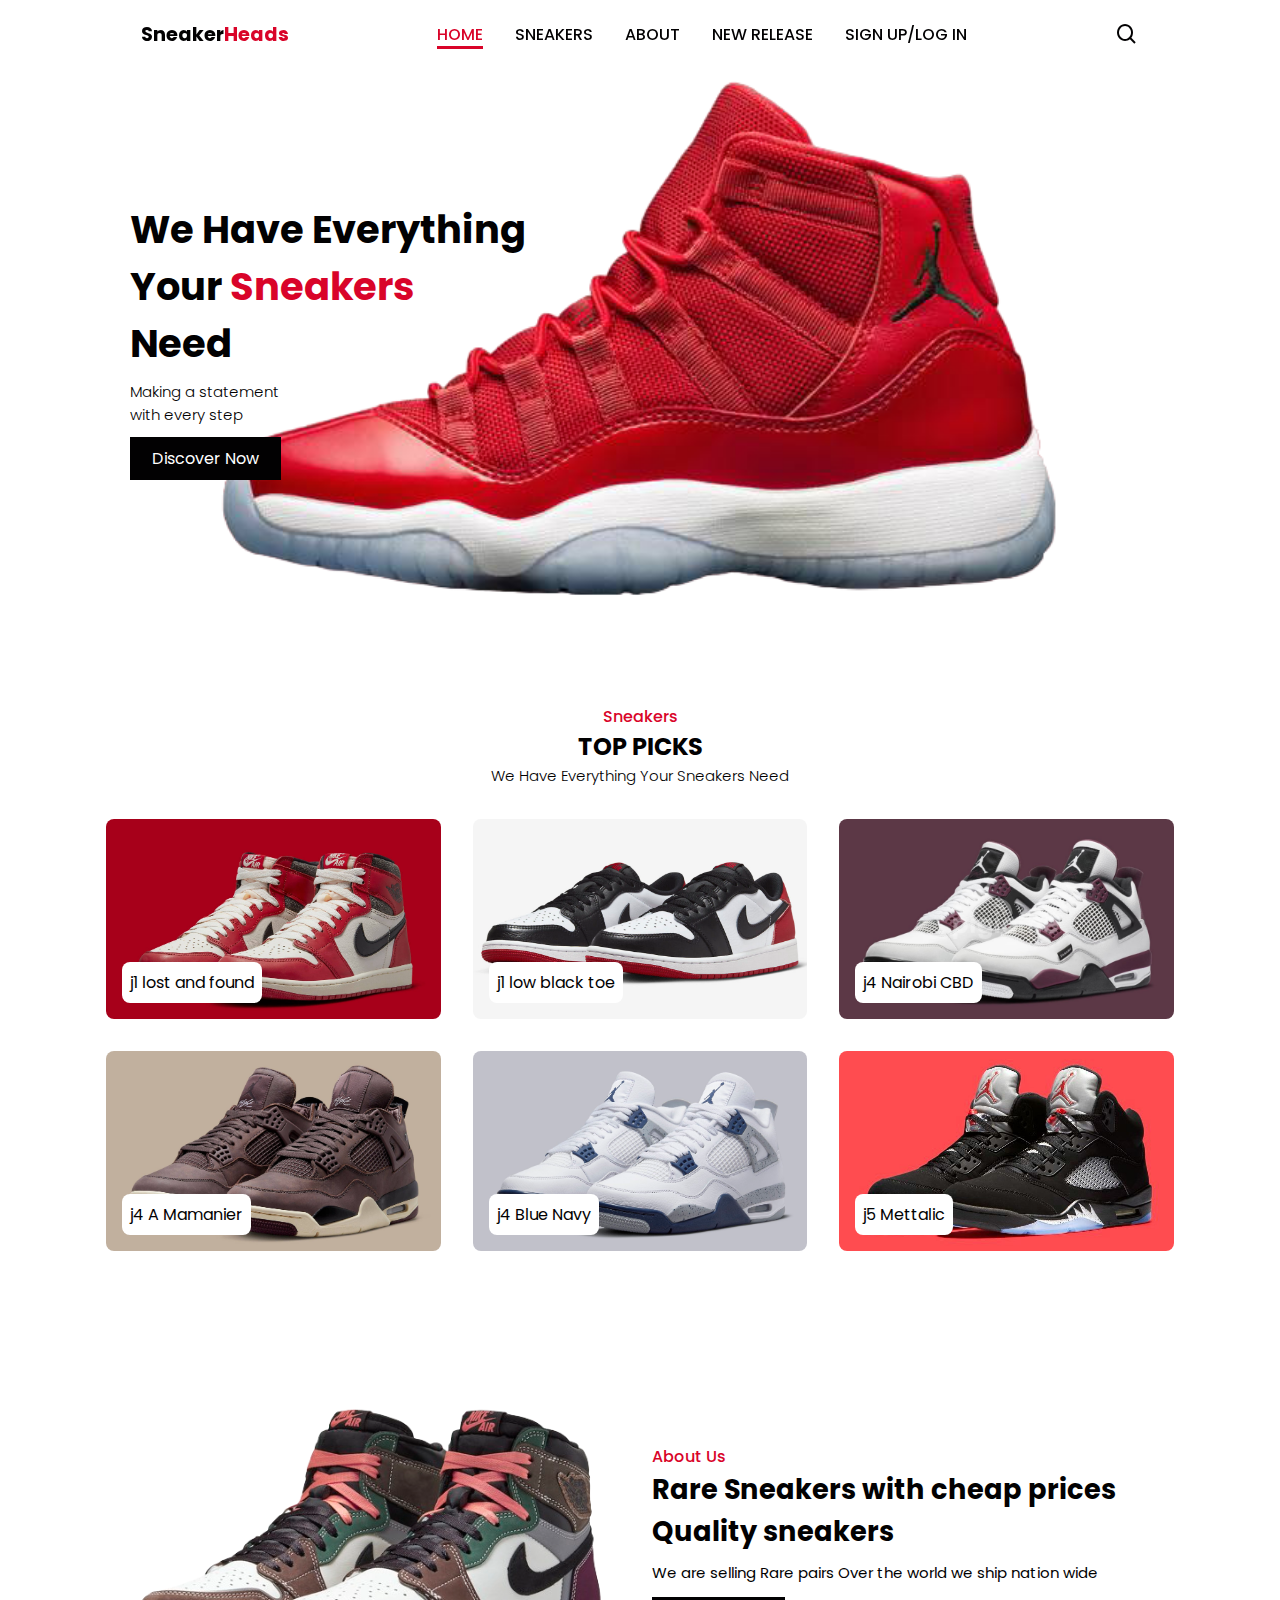
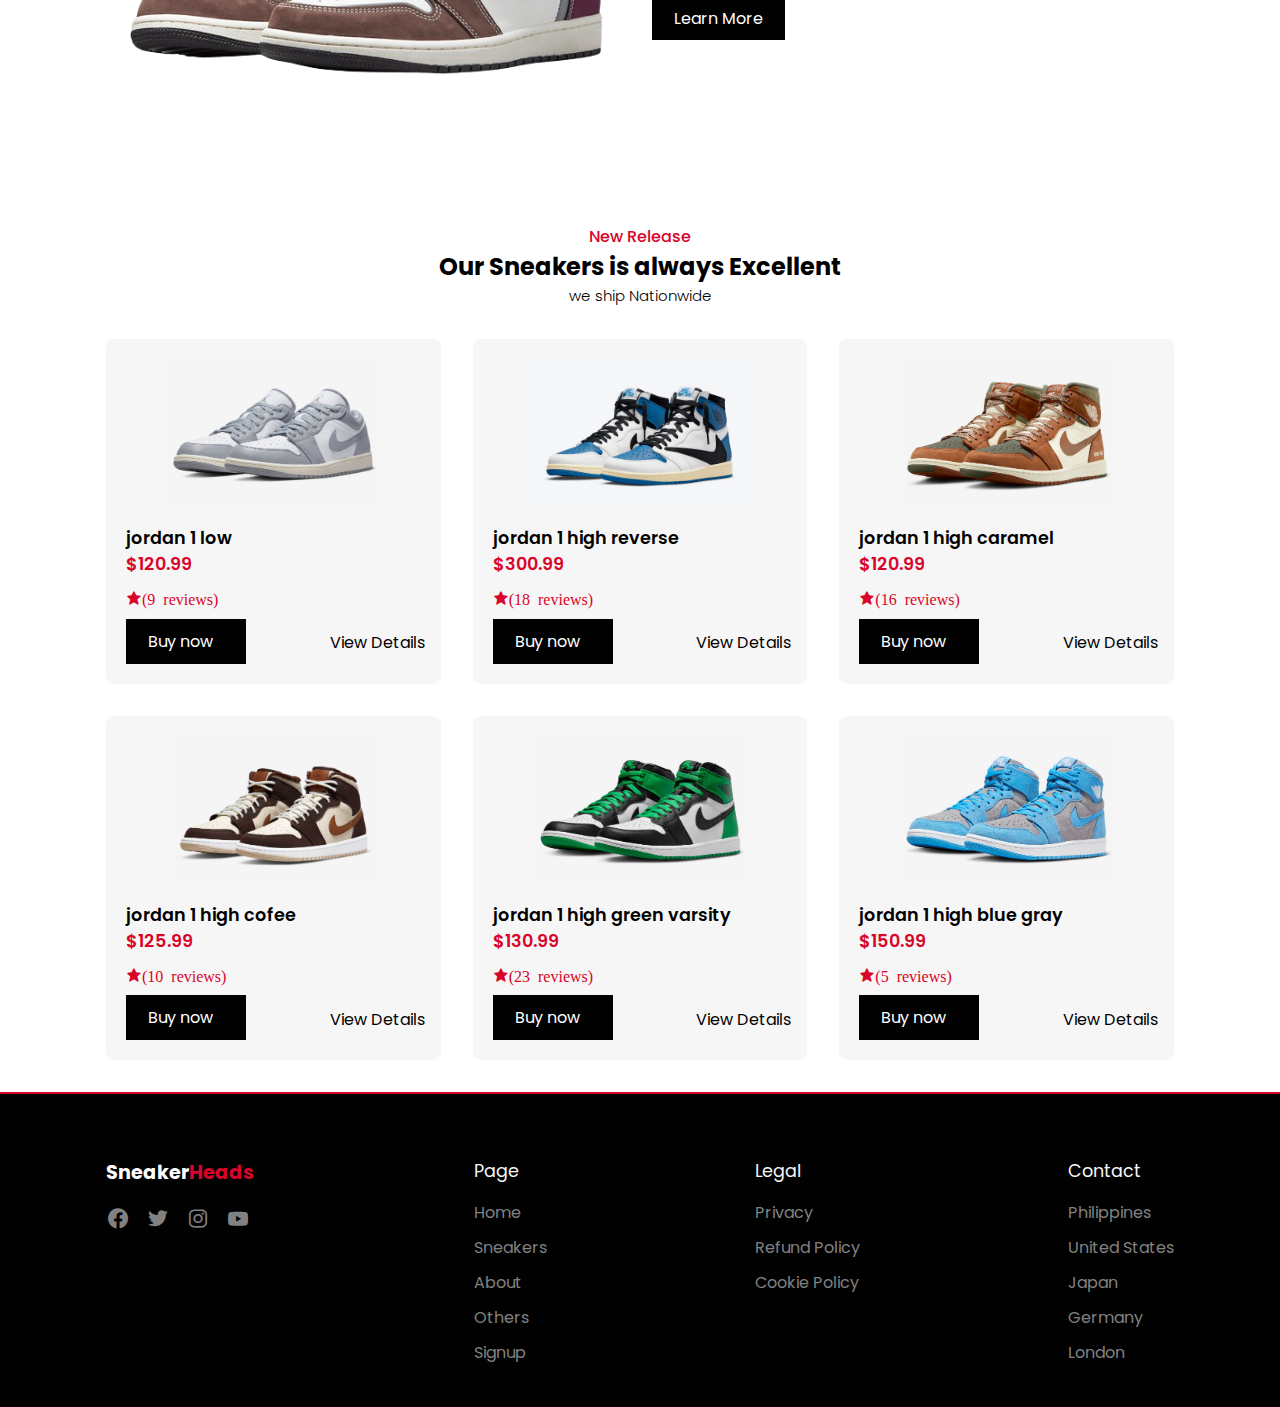
<file: index.html>
<!DOCTYPE html>
<html lang="en">
<head>
    <meta charset="UTF-8">
    <meta name="viewport" content="width=device-width, initial-scale=1.0">
    <title>Sneaker Heads</title>
    <!-- Link to CSS-->
    <link rel="stylesheet" href="style.css">
    <!--Box Icons-->
    <link href='https://unpkg.com/boxicons@2.1.4/css/boxicons.min.css' rel='stylesheet'>
</head>
<body>
    <!--Navbar-->
    <header>
        <!--Nav Cointaner-->
        <div class="nav container">
            <!--Menu Icon-->
            <i class='bx bx-menu' id="menu-icon" ></i>
            <!--Logo-->
            <a href="#" class="logo">Sneaker<span>Heads</span></a>
            <!--Nav List-->
            <ul class="navbar">
                <li><a href="#home" class="active">Home</a></li>
                <li><a href="#sneakers">Sneakers</a></li>
                <li><a href="#about">About</a></li>
                <li><a href="#new release">New Release</a></li>
                <li><a href="signup.html">Sign Up/Log In</a></li>
            </ul>
            <!--Search Icon-->
            <i class='bx bx-search' id="search-icon"></i>
            <!--Search Box-->
            <div class="search-box container">
                <input type="search" name="" id="" placeholder="Search here...">
            </div>
        </div>
    </header>
    <!--Home-->
    <section class="home" id="home">
        <div class="home-text">
            <h1>We Have Everything <br>Your <span>Sneakers</span> <br>Need</h1>
            <p>Making a statement <br>with every step</p>
            <a href="#" class="btn">Discover Now</a>
        </div>
    </section>
    <!--sneaker secticon-->
    <section class="sneakers" id="sneakers">
        <div class="heading">
            <span>Sneakers</span>
            <h2>TOP PICKS</h2>
            <p>We Have Everything Your Sneakers Need</p>
        </div>
        <!--sneaker container-->
        <div class="sneaker-container container">
            <!-- Box 1 -->
             <div class="box">
                <img src="img/j1 1.jpg" alt="">
                <h2>j1 lost and found</h2>
             </div>
             <!-- Box 2 -->
             <div class="box">
                <img src="img/j1 3.jpg" alt="">
                <h2>j1 low black toe</h2>
             </div>

             <!-- Box 3 -->
             <div class="box">
                <img src="img/j4 1.jpg" alt="">
                <h2>j4 Nairobi CBD</h2>
             </div>

             <!-- Box 4 -->
             <div class="box">
                <img src="img/j4 2.jpg" alt="">
                <h2>j4 A Mamanier</h2>

             </div>
             <!-- Box 5 -->
              <div class="box">
                <img src="img/j4 3.jpg" alt="">
                <h2>j4 Blue Navy</h2>
     
             </div>
             <!-- Box 6 -->
              <div class="box">
                <img src="img/j5 1.jpg" alt="">
                <h2>j5 Mettalic</h2>
              </div>

        </div>
    </section>
    <!--About-->
    <section class="about container" id="about">
        <div class="about-img">
        <img src="img/j1_brown-removebg-preview.png">
        </div>
        
        <div class="about-text">
            <span>About Us</span>
            <h2>Rare Sneakers with cheap prices<br>Quality sneakers</h2>
            <p>We are selling Rare pairs Over the world we ship nation wide</p>
            <!--about button-->
            <a href="#" class="btn">Learn More</a>
    </section>
    </div>

    </section>
    <!--New Release-->
    <section class="new release" id="new release">
        <div class="heading">
            <span>New Release</span>
            <h2>Our Sneakers is always Excellent</h2>
            <p> we ship Nationwide</p>
        </div>
        <!--release-container-->
        <div class="new-release container">

            <!--box 1-->
            <div class="box">
                <img src="img/release 1.jpeg" alt="">
                <h3>jordan 1 low</h3>
                <span>$120.99</span>
                <i class='bx bxs-star'>(9 reviews)</i>
                <a href="#" class="btn">Buy now</a>
                <a href="#" class="details">View Details</a>
            </div>

            <!--box 2-->
             <div class="box">
                <img src="img/release 2.jpeg" alt="">
                <h3>jordan 1 high reverse</h3>
                <span>$300.99</span>
                <i class='bx bxs-star'>(18 reviews)</i>
                <a href="#" class="btn">Buy now</a>
                <a href="#" class="details">View Details</a>
                </div> 

            <!--box 3-->
            <div class="box">
                <img src="img/release 3.jpeg" alt="">
                <h3>jordan 1 high caramel</h3>
                <span>$120.99</span>
                <i class='bx bxs-star'>(16 reviews)</i>
                <a href="#" class="btn">Buy now</a>
                <a href="#" class="details">View Details</a>
            </div>

            <!--box 4-->
                <div class="box">
                <img src="img/release 4.jpeg" alt="">
                <h3>jordan 1 high cofee</h3>
                <span>$125.99</span>
                <i class='bx bxs-star'>(10 reviews)</i>
                <a href="#" class="btn">Buy now</a>
                <a href="#" class="details">View Details</a>
                </div>

            <!--box 5-->
            <div class="box">
                <img src="img/release 5.jpeg" alt="">
                <h3>jordan 1 high green varsity</h3>
                <span>$130.99</span>
                <i class='bx bxs-star'>(23 reviews)</i>
                <a href="#" class="btn">Buy now</a>
                <a href="#" class="details">View Details</a>
            </div>

            <!--box 6-->
                <div class="box">
                <img src="img/release 6.jpeg" alt="">
                <h3>jordan 1 high blue gray</h3>
                <span>$150.99</span>
                <i class='bx bxs-star'>(5 reviews)</i>
                <a href="#" class="btn">Buy now</a>
                <a href="#" class="details">View Details</a>
                </div>

        </div>
    </section>
    <!--Footer-->
    <section class="footer">
        <div class="footer-container container">
            <div class="footer-box">
                <a href="#" class="logo">Sneaker<span>Heads</span></a>
                <div class="social">
                    <a href="#"><i class='bx bxl-facebook-circle'></i></a>
                    <a href="#"><i class='bx bxl-twitter' ></i></i></a>
                    <a href="#"><i class='bx bxl-instagram'></i></a>
                    <a href="#"><i class='bx bxl-youtube'></i></a>
                </div>
            </div>
            <div class="footer-box">
                <h3>Page</h3>
                <a href="#">Home</a>
                <a href="#">Sneakers</a>
                <a href="#">About</a>
                <a href="#">Others</a>
                <a href="#">Signup</a>
            </div>

            <div class="footer-box">
                <h3>Legal</h3>
                <a href="#">Privacy</a>
                <a href="#">Refund Policy</a>
                <a href="#">Cookie Policy</a>
            </div>
            <div class="footer-box">
                <h3>Contact</h3>
                <p>Philippines</p>
                <p>United States</p>
                <p>Japan</p>
                <p>Germany</p>
                <p>London</p>

        </div>
    </section>

    <!--Link to Js-->
    <script src="main.js"></script>

    
</body>
</html>
</file>
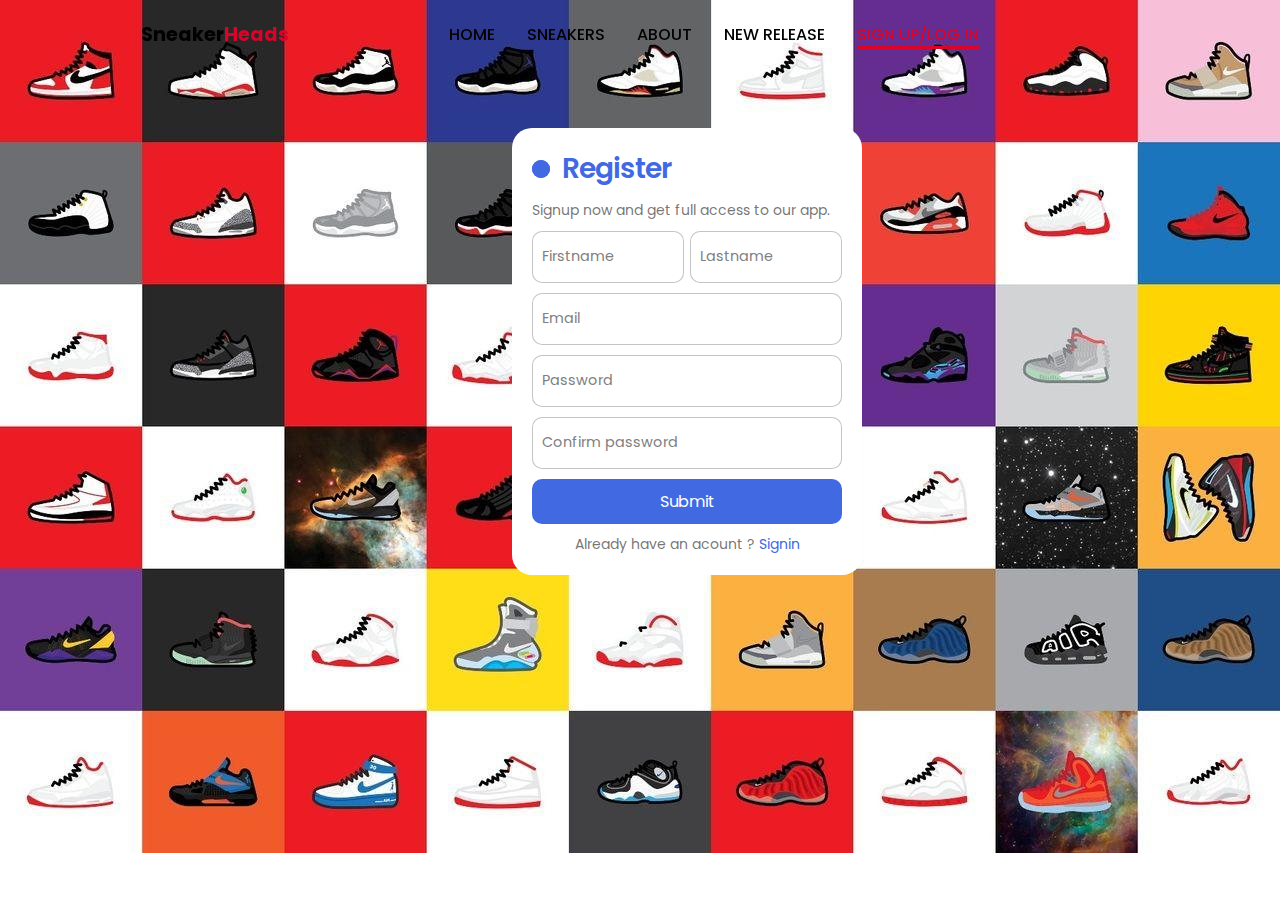
<file: signup.html>
<!DOCTYPE html>
<html lang="en">
<head>
    <meta charset="UTF-8">
    <meta name="viewport" content="width=device-width, initial-scale=1.0">
    <link rel="stylesheet" href="signup.css">
    <title>Document</title>
</head>
<body>
     <!--Navbar-->
     <header>
        <!--Nav Cointaner-->
        <div class="nav container">
            <!--Menu Icon-->
            <i class='bx bx-menu' id="menu-icon" ></i>
            <!--Logo-->
            <a href="#" class="logo">Sneaker<span>Heads</span></a>
            <!--Nav List-->
            <ul class="navbar">
                <li><a href="index.html" >Home</a></li>
                <li><a href="index.html">Sneakers</a></li>
                <li><a href="index.html">About</a></li>
                <li><a href="index.html">New Release</a></li>
                <li><a href="signup.html" class="active">Sign Up/Log In</a></li>
            </ul>
            <!--Search Icon-->
            <i class='bx bx-search' id="search-icon"></i>
            <!--Search Box-->
            <div class="search-box container">
                <input type="search" name="" id="" placeholder="Search here...">
            </div>
        </div>
    </header>
    <form class="form" style="justify-content: center;">
        <p class="title">Register </p>
        <p class="message">Signup now and get full access to our app. </p>
            <div class="flex">
            <label>
                <input required="" placeholder="" type="text" class="input">
                <span>Firstname</span>
            </label>
    
            <label>
                <input required="" placeholder="" type="text" class="input">
                <span>Lastname</span>
            </label>
        </div>  
                
        <label>
            <input required="" placeholder="" type="email" class="input">
            <span>Email</span>
        </label> 
            
        <label>
            <input required="" placeholder="" type="password" class="input">
            <span>Password</span>
        </label>
        <label>
            <input required="" placeholder="" type="password" class="input">
            <span>Confirm password</span>
        </label>
        <button class="submit">Submit</button>
        <p class="signin">Already have an acount ? <a href="signin.html">Signin</a> </p>
    </form>
    
</body>
</html>
</file>
<file: style.css>
/* Google Fonts */
@import url('https://fonts.googleapis.com/css2?family=Poppins:ital,wght@0,400;0,600;0,700;1,600&display=swap');
*{
    font-family: 'Poppins', sans-serif;
    margin: 0;
    padding: 0;
    scroll-padding-top: 1rem;
    scroll-behavior: smooth;
    list-style: none;
    text-decoration: none;
    box-sizing: border-box;

}

/* Variables */
:root {
    --main-color:#d90429 ;
    --text-color:#020102 ;
    --bg-color: #fff;
}
/* Custom Scroll Bar */
html::-webkit-scrollbar{
    width: 0.5rem;
    background: transparent;

}
html::-webkit-scrollbar-thumb{
    border-radius: 5rem;
    background: var(--text-color);
    
}
section{
    padding: 4rem 0 2rem;
}
img{
    width: 100%;
}
body{
    color: var(--text-color);
}
.container{
    max-width: 1068px;
    margin-left: auto;
    margin-right: auto;
}
header{
    display: block;
    width: 100%;
    position: fixed;
    top: 0;
    left: 0;
    z-index:100
}
header.shadow {
    background: var(--bg-color);
    box-shadow: 4p 4px 20px rgb(15, 54, 55 /10%);
    transition: 0.5s ease;

}
header.shadow #search-icon{
    color: var(--text-color);

}
.nav{
    display: flex;
    align-items: center;
    justify-content: space-between;
    padding: 20px 35px ;
}
#menu-icon{
    font-size: 24px;
    cursor: pointer;
    color: var(--text-color);
    display: none;
}
.logo{
    font-size: 1.2rem;
    font-weight: 700;
    color: var(--text-color);
}
.logo span{
    color: var(--main-color)
}
.navbar{
    display:flex;
    column-gap: 2rem;
}
.navbar a{
    color:var(--text-color);
    font-size: 1rem;
    text-transform: uppercase;
    font-weight: 500;
}
.navbar a:hover, 
.navbar .active{
    color: var(--main-color);
    border-bottom: 3px solid var(--main-color);
}
#search-icon{
    font-size: 24px;
    cursor: pointer;
    color: var(--text-color);
}
.search-box{
    position: absolute;
    top: 110%;
    right: 0;
    left: 0;
    background: var(--bg-color);
    box-shadow: 4px 4px 20px rgb(15 54 55 /10%);
    border: 1px solid var(--main-color);
    border-radius: 0.5rem;
    clip-path: circle(0% at 100% 0%);
}
.search-box.active{
    clip-path: circle(144% at 100% 0%);
    transition: 0.4s;
}
.search-box input{
    width: 100%;
    padding: 20px;
    border: none;
    outline: none;
    background: transparent;
    font-size: 1rem;
}
.home{
    max-width: 1300px;
    margin: auto;
    width: 100%;
    min-height: 640px;
    display: flex;
    align-items: center;
    background: url(img/j11-PhotoRoom.png-PhotoRoom.png);
    background-repeat: no-repeat;
    background-size: cover;
    background-position: center left;
}
.home-text{
    padding-left: 130px;
}
.home-text h1{
    font-size: 2.4rem;
}
.home-text span{
    color: var(--main-color);
}
.home-text p {
    font-size: 0.938rem;
    font-weight: 300;
    margin: 0.5rem 0 1.2rem;
}
.btn{
    padding: 10px 22px;
    background: var(--text-color);
    color: var(--bg-color);
    font-weight: 400;
}
.btn:hover{
    background: #fd052f;

}
.heading{
    text-align: center;
}
.heading span{
    font-weight: 500;
    color: var(--main-color);
}
.heading p {
    font-size: 0.938rem;
    font-weight: 300;
}
.sneaker-container {
    display: flex;
    flex-wrap: wrap;
    gap: 2rem;
    margin-top: 2rem;
}
.sneaker-container .box {
    flex: 1 1 17rem;
    position: relative;
    height: 200px;
    border-radius: 0.5rem;
    overflow: hidden;
}
.sneaker-container .box img {
    width: 100%;
    height: 100%;
    object-fit: cover;
    overflow: hidden;
}
.sneaker-container .box img:hover{
    transform:scale(1.4,1.4);
    transition: 1.0s;

}
.sneaker-container .box h2 {
    position: absolute;
    bottom: 1rem;
    left: 1rem;
    font-weight: 400;
    font-size: 1rem;
    background: var(--bg-color);
    padding: 8px;
    border-radius: 0.5rem;
}
.sneaker-container .box:hover h2{
    background: var(--main-color);
    color: var(--bg-color);
}

.about {
    display: flex;
    flex-wrap: wrap;
    align-items: center;
    gap: 1.5rem;
}

.about-img {
    flex: 1 1 21rem;

}
.about-text{
    flex: 1 1 21rem;

}

.about-text span {
    font-weight: 500;
    color: var(--main-color)
    ;
}

.about-text h2{
    font-size: 1.7rem;

}

.about-text p {
    font-size: 0.938rem;
    margin: 0.5rem 0 1.4rem;
}

.new-release {
    display: flex;
    flex-wrap: wrap;
    gap: 2rem;
    margin-top: 2rem;

}
.new-release .box{
    flex: 1 1 17rem;
    position: relative;
    padding: 20px;
    display: flex;
    flex-direction: column;
    background: #f6f6f6;
    border-radius:0.5rem;
}

.new-release .box img{
    width: 100%;
    height: 150px;
    object-fit: contain;
    object-position: center;
    margin-bottom: 1rem;

}

.new-release .box h3 {
    font-size: 1.1rem;
    font-weight: 600;

}

.new-release .box span {
    font-size: 1.1rem;
    font-weight: 600;
    color: var(--main-color);
}
.new-release .box .bx {
    color: var(--main-color);
    margin: 0.8rem 0;  
}

.new-release .box .btn{
    max-width: 120px;

}

.new-release .box .details{
    display: flex;
    align-items: center;
    position: absolute;
    bottom: 1.8rem;
    right: 1rem;
    font-size: 1rem;
    color: var(--text-color);
}

.new-release .box .details:hover{
    color: var(--main-color);
    text-decoration: underline;

}
.footer{
    background: var(--text-color);
    color: #f6f6f6;
    border-top: 2px solid var(--main-color);

}
.footer-container {
    display: flex;
    justify-content: space-between;
    gap: 1rem;

}

.footer-container .logo{
    color:var(--bg-color);
    margin-bottom: 1rem;

}

.footer-container .footer-box{
    display: flex;
    flex-direction: column;


}
.social{
    display: flex;
    align-items: center;

}
.social a{
    font-size: 24px;
    color: var(--bg-color);
    margin-right: 1rem;
}

.social a:hover{
    color: var(--main-color)
    ;
}

.footer-box h3 {
    font-size: 1.1rem;
    font-weight: 400;
    margin-bottom: 1rem;

}

.footer-box a,.footer-box p{
    color: #818181;
    margin-bottom: 10px;


}

.footer-box a:hover{
    color: var(--main-color);

}

/* Responsive */
@media (max-width: 1080px){
    .container{
        margin-left: 1rem;
        margin-right: 1rem;
    }
}

@media (max-width: 991px){
    .nav {
        padding: 15px 20px ;
    }
    section{
        padding: 3rem 0 1rem;


    }
    .home-text {
        padding-left: 2rem;

    }
    .home-text h1 {
        font-size: 2.1rem;
    }
}
@media (max-width: 920px) {
    #search-icon{
        color: var(--text-color);

    }

}

@media (max-width: 768px) {
    .search-box input{
        padding: 15px;

    }
    .nav{
        padding: 10px 0;
    }
    #menu-icon{
        display: initial;
    }
    .navbar {
        position: absolute;
        top: 100%;
        right: 0;
        left: 0;
        display: flex;
        flex-direction: column;
        background:var(--bg-color);
        row-gap: 0.5rem;
        text-align: center;
        box-shadow: 4px 4px 20px rgb(15, 54, 55 /20%);
        clip-path: circle(0% at 0% 0%);
        transition: 0.6s;
    }
    .navbar a{
        display: block;
        padding: 15px;
    }
    .navbar a:hover,.navbar .active{
        border-bottom: none;
        background: var(--main-color);
        color: var(--bg-color);

    }

    .navbar.active {
        clip-path: circle(144% at 0% 0%);

    }

}

@media (max-width:727px) {
    .heading span {
        font-size: 0.9rem;

    }
    .heading h2{
        font-size: 1.4rem;

    }
    .about {
        flex-direction: column-reverse;
    }
    .about-text {
        text-align:center;
    }

    .about-text h2 {
        font-size: 1.4rem;

    }

}

@media (max-width:607px) {
    .footer-container{
        display: grid;
        grid-template-columns: 1fr 1fr;


    }

}

@media (max-width:360px) {
    .search-box input{
        padding: 11px;
    }
    .home {
        min-height: 500px;
    }
    .home-text h1 {
        font-size: 2rem;

    }
    .home-text p br{
        display: contents;
    }

}
</file>
<file: signup.css>
/* Google Fonts */
@import url('https://fonts.googleapis.com/css2?family=Poppins:ital,wght@0,400;0,600;0,700;1,600&display=swap');
*{
    font-family: 'Poppins', sans-serif;
    margin: 0;
    padding: 0;
    scroll-padding-top: 1rem;
    scroll-behavior: smooth;
    list-style: none;
    text-decoration: none;
    box-sizing: border-box;

}

/* Variables */
:root {
    --main-color:#d90429 ;
    --text-color:#020102 ;
    --bg-color: #fff;
}
/* Custom Scroll Bar */
html::-webkit-scrollbar{
    width: 0.5rem;
    background: transparent;

}
html::-webkit-scrollbar-thumb{
    border-radius: 5rem;
    background: var(--text-color);
    
}
section{
    padding: 4rem 0 2rem;
}
img{
    width: 100%;
}
body{
    color: var(--text-color);
}
.container{
    max-width: 1068px;
    margin-left: auto;
    margin-right: auto;
}
section{
    padding: 4rem 0 2rem;
}
img{
    width: 100%;
}
body{
    color: var(--text-color);
}
.container{
    max-width: 1068px;
    margin-left: auto;
    margin-right: auto;
}
header{
    display: block;
    width: 100%;
    position: fixed;
    top: 0;
    left: 0;
    z-index:100
}
header.shadow {
    background: var(--bg-color);
    box-shadow: 4p 4px 20px rgb(15, 54, 55 /10%);
    transition: 0.5s ease;

}
header.shadow #search-icon{
    color: var(--text-color);

}
.nav{
    display: flex;
    align-items: center;
    justify-content: space-between;
    padding: 20px 35px ;
}
#menu-icon{
    font-size: 24px;
    cursor: pointer;
    color: var(--text-color);
    display: none;
}
.logo{
    font-size: 1.2rem;
    font-weight: 700;
    color: var(--text-color);
}
.logo span{
    color: var(--main-color)
}
.navbar{
    display:flex;
    column-gap: 2rem;
}
.navbar a{
    color:var(--text-color);
    font-size: 1rem;
    text-transform: uppercase;
    font-weight: 500;
}
.navbar a:hover, 
.navbar .active{
    color: var(--main-color);
    border-bottom: 3px solid var(--main-color);
}
#search-icon{
    font-size: 24px;
    cursor: pointer;
    color: var(--text-color);
}
.search-box{
    position: absolute;
    top: 110%;
    right: 0;
    left: 0;
    background: var(--bg-color);
    box-shadow: 4px 4px 20px rgb(15 54 55 /10%);
    border: 1px solid var(--main-color);
    border-radius: 0.5rem;
    clip-path: circle(0% at 100% 0%);

    background: var(--bg-color);
    box-shadow: 4px 4px 20px rgb(15 54 55 /10%);
    border: 1px solid var(--main-color);
    border-radius: 0.5rem;
    clip-path: circle(0% at 100% 0%);
}
.search-box.active{
    clip-path: circle(144% at 100% 0%);
    transition: 0.4s;
}
.search-box input{
    width: 100%;
    padding: 20px;
    border: none;
    outline: none;
    background: transparent;
    font-size: 1rem;
}

body{
    background-image: url(img/123.jpg);
    background-repeat: no-repeat;
    background-size: cover;
    

}


form {
    display: flex;
    flex-direction: column;
    gap: 10px;
    max-width: 350px;
    background-color: #fff;
    padding: 20px;
    border-radius: 20px;
    position: relative;
    justify-content: center;
    margin-top: 10%;
    margin-left: 40%;
  }
  
  .title {
    font-size: 28px;
    color: royalblue;
    font-weight: 600;
    letter-spacing: -1px;
    position: relative;
    display: flex;
    align-items: center;
    padding-left: 30px;
  }
  
  .title::before,.title::after {
    position: absolute;
    content: "";
    height: 16px;
    width: 16px;
    border-radius: 50%;
    left: 0px;
    background-color: royalblue;
  }
  
  .title::before {
    width: 18px;
    height: 18px;
    background-color: royalblue;
  }
  
  .title::after {
    width: 18px;
    height: 18px;
    animation: pulse 1s linear infinite;
  }
  
  .message, .signin {
    color: rgba(88, 87, 87, 0.822);
    font-size: 14px;
  }
  
  .signin {
    text-align: center;
  }
  
  .signin a {
    color: royalblue;
  }
  
  .signin a:hover {
    text-decoration: underline royalblue;
  }
  
  .flex {
    display: flex;
    width: 100%;
    gap: 6px;
  }
  
  .form label {
    position: relative;
  }
  
  .form label .input {
    width: 100%;
    padding: 10px 10px 20px 10px;
    outline: 0;
    border: 1px solid rgba(105, 105, 105, 0.397);
    border-radius: 10px;
  }
  
  .form label .input + span {
    position: absolute;
    left: 10px;
    top: 15px;
    color: grey;
    font-size: 0.9em;
    cursor: text;
    transition: 0.3s ease;
  }
  
  .form label .input:placeholder-shown + span {
    top: 15px;
    font-size: 0.9em;
  }
  
  .form label .input:focus + span,.form label .input:valid + span {
    top: 30px;
    font-size: 0.7em;
    font-weight: 600;
  }
  
  .form label .input:valid + span {
    color: green;
  }
  
  .submit {
    border: none;
    outline: none;
    background-color: royalblue;
    padding: 10px;
    border-radius: 10px;
    color: #fff;
    font-size: 16px;
    transform: .3s ease;
  }
  
  .submit:hover {
    background-color: rgb(56, 90, 194);
  }
  
  @keyframes pulse {
    from {
      transform: scale(0.9);
      opacity: 1;
    }
  
    to {
      transform: scale(1.8);
      opacity: 0;
    }
  }

  /* Responsive */
@media (max-width: 1080px){
  .container{
      margin-left: 1rem;
      margin-right: 1rem;
  }
}

@media (max-width: 991px){
  .nav {
      padding: 15px 20px ;
  }
  section{
      padding: 3rem 0 1rem;


  }
  .home-text {
      padding-left: 2rem;

  }
  .home-text h1 {
      font-size: 2.1rem;
  }
}
@media (max-width: 920px) {
  #search-icon{
      color: var(--text-color);

  }

}

@media (max-width: 768px) {
  .search-box input{
      padding: 15px;

  }
  .nav{
      padding: 10px 0;
  }
  #menu-icon{
      display: initial;
  }
  .navbar {
      position: absolute;
      top: 100%;
      right: 0;
      left: 0;
      display: flex;
      flex-direction: column;
      background:var(--bg-color);
      row-gap: 0.5rem;
      text-align: center;
      box-shadow: 4px 4px 20px rgb(15, 54, 55 /20%);
      clip-path: circle(0% at 0% 0%);
      transition: 0.6s;
  }
  .navbar a{
      display: block;
      padding: 15px;
  }
  .navbar a:hover,.navbar .active{
      border-bottom: none;
      background: var(--main-color);
      color: var(--bg-color);

  }

  .navbar.active {
      clip-path: circle(144% at 0% 0%);

  }

}

@media (max-width:727px) {
  .heading span {
      font-size: 0.9rem;

  }
  .heading h2{
      font-size: 1.4rem;

  }
  .about {
      flex-direction: column-reverse;
  }
  .about-text {
      text-align:center;
  }

  .about-text h2 {
      font-size: 1.4rem;

  }

}

@media (max-width:607px) {
  .footer-container{
      display: grid;
      grid-template-columns: 1fr 1fr;


  }

}

@media (max-width:360px) {
  .search-box input{
      padding: 11px;
  }
  .home {
      min-height: 500px;
  }
  .home-text h1 {
      font-size: 2rem;

  }
  .home-text p br{
      display: contents;
  }

}
</file>
